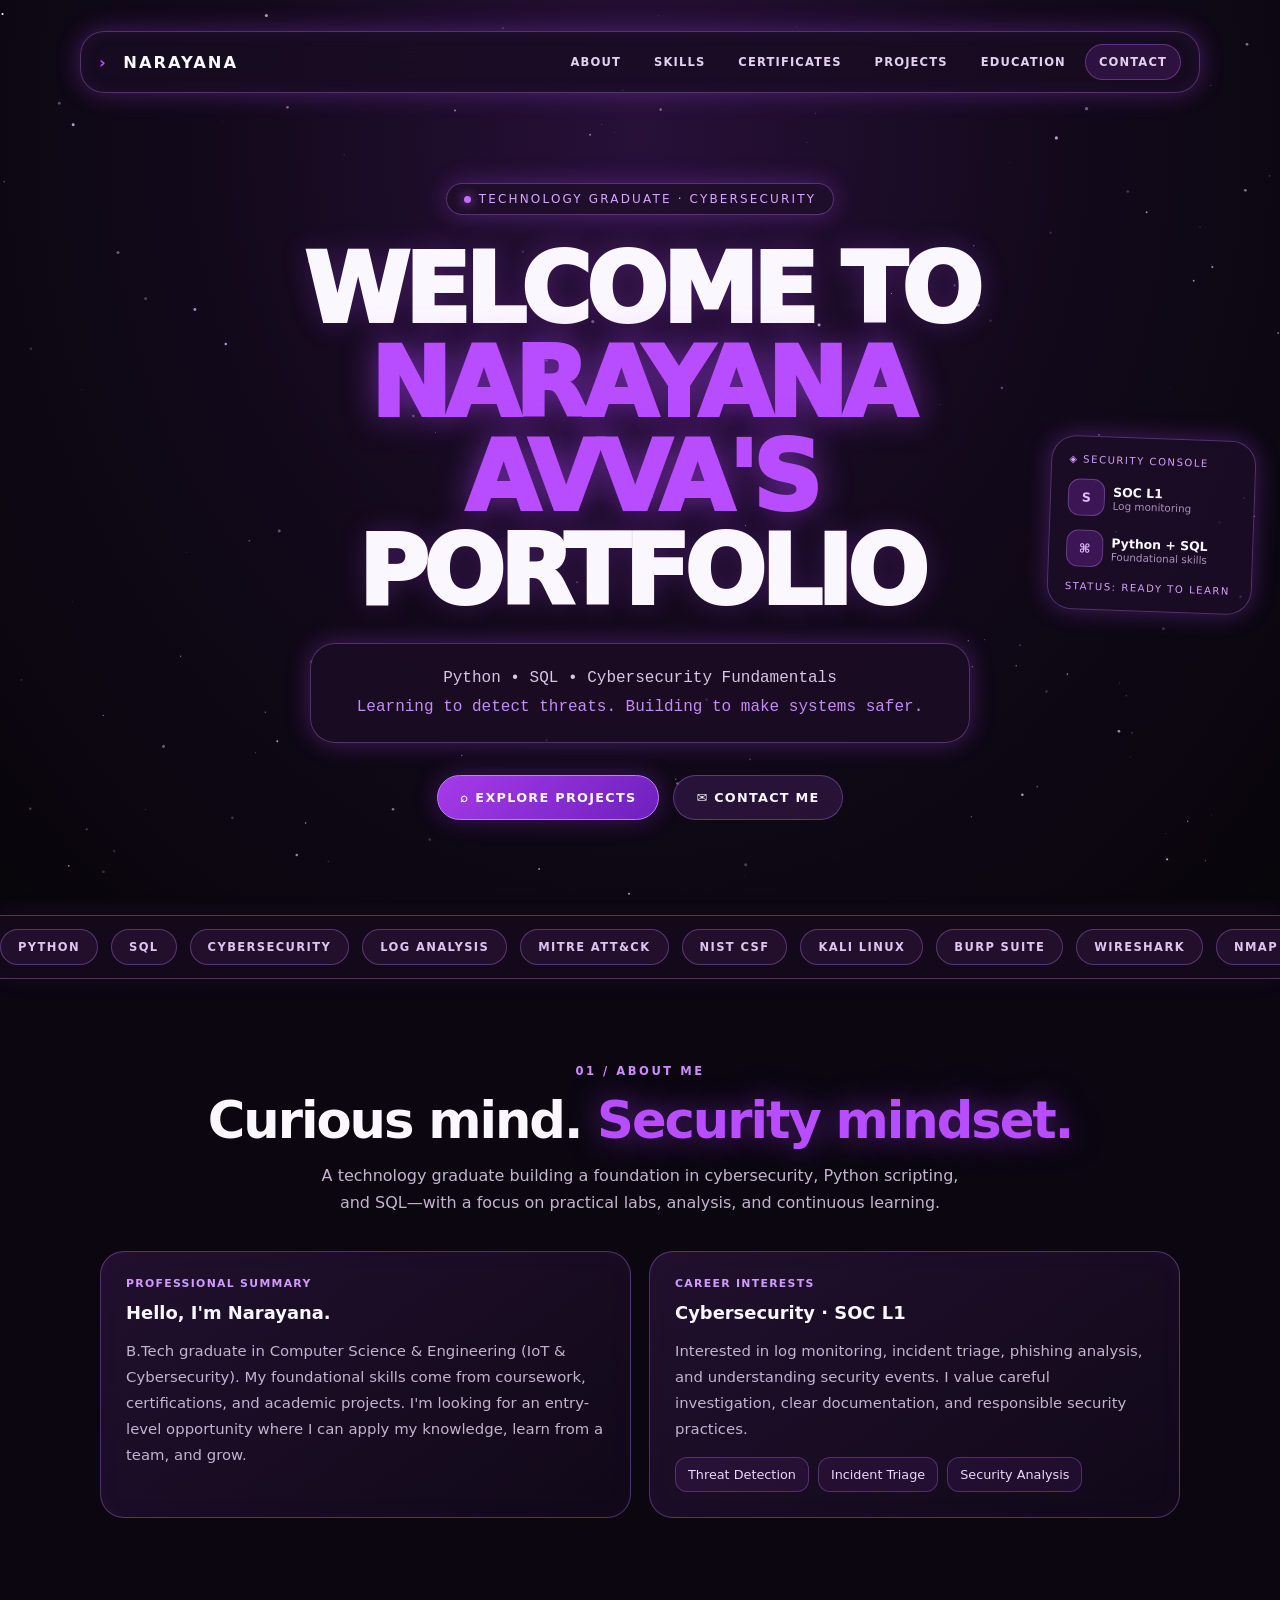
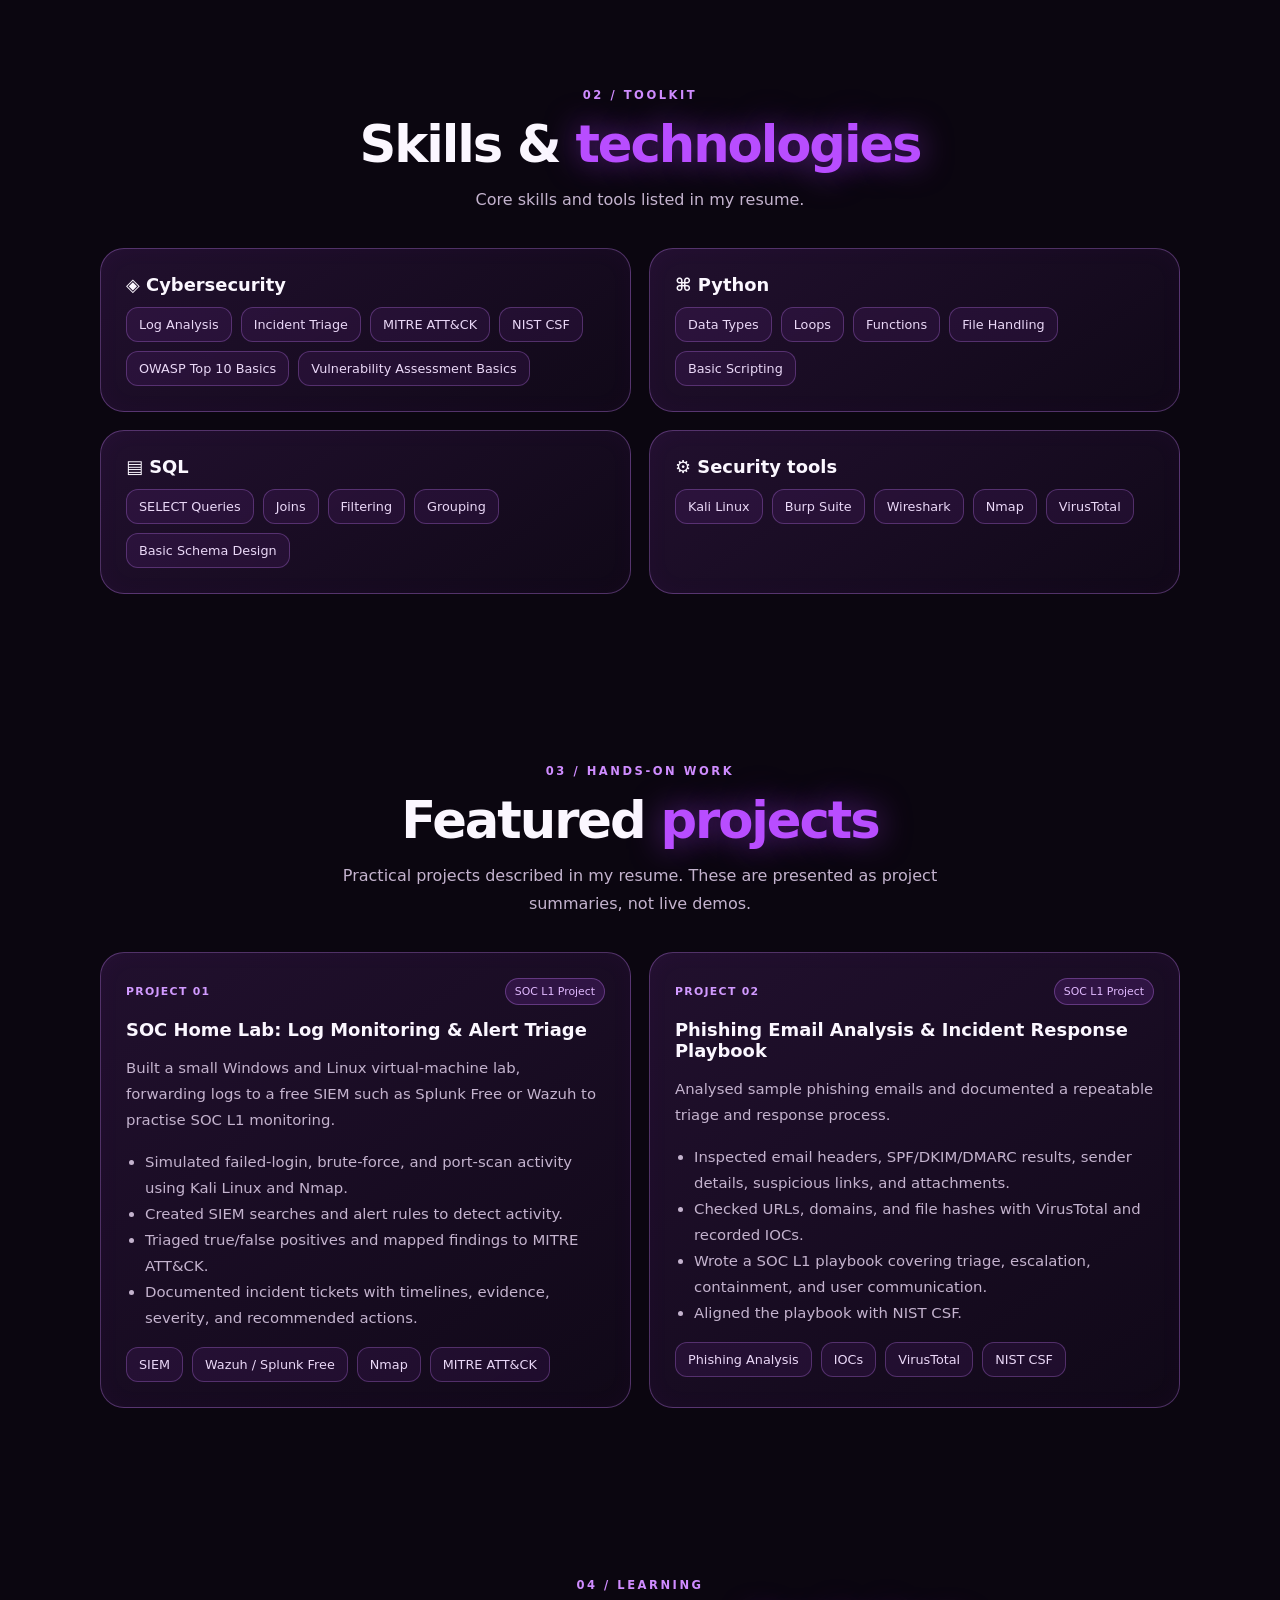
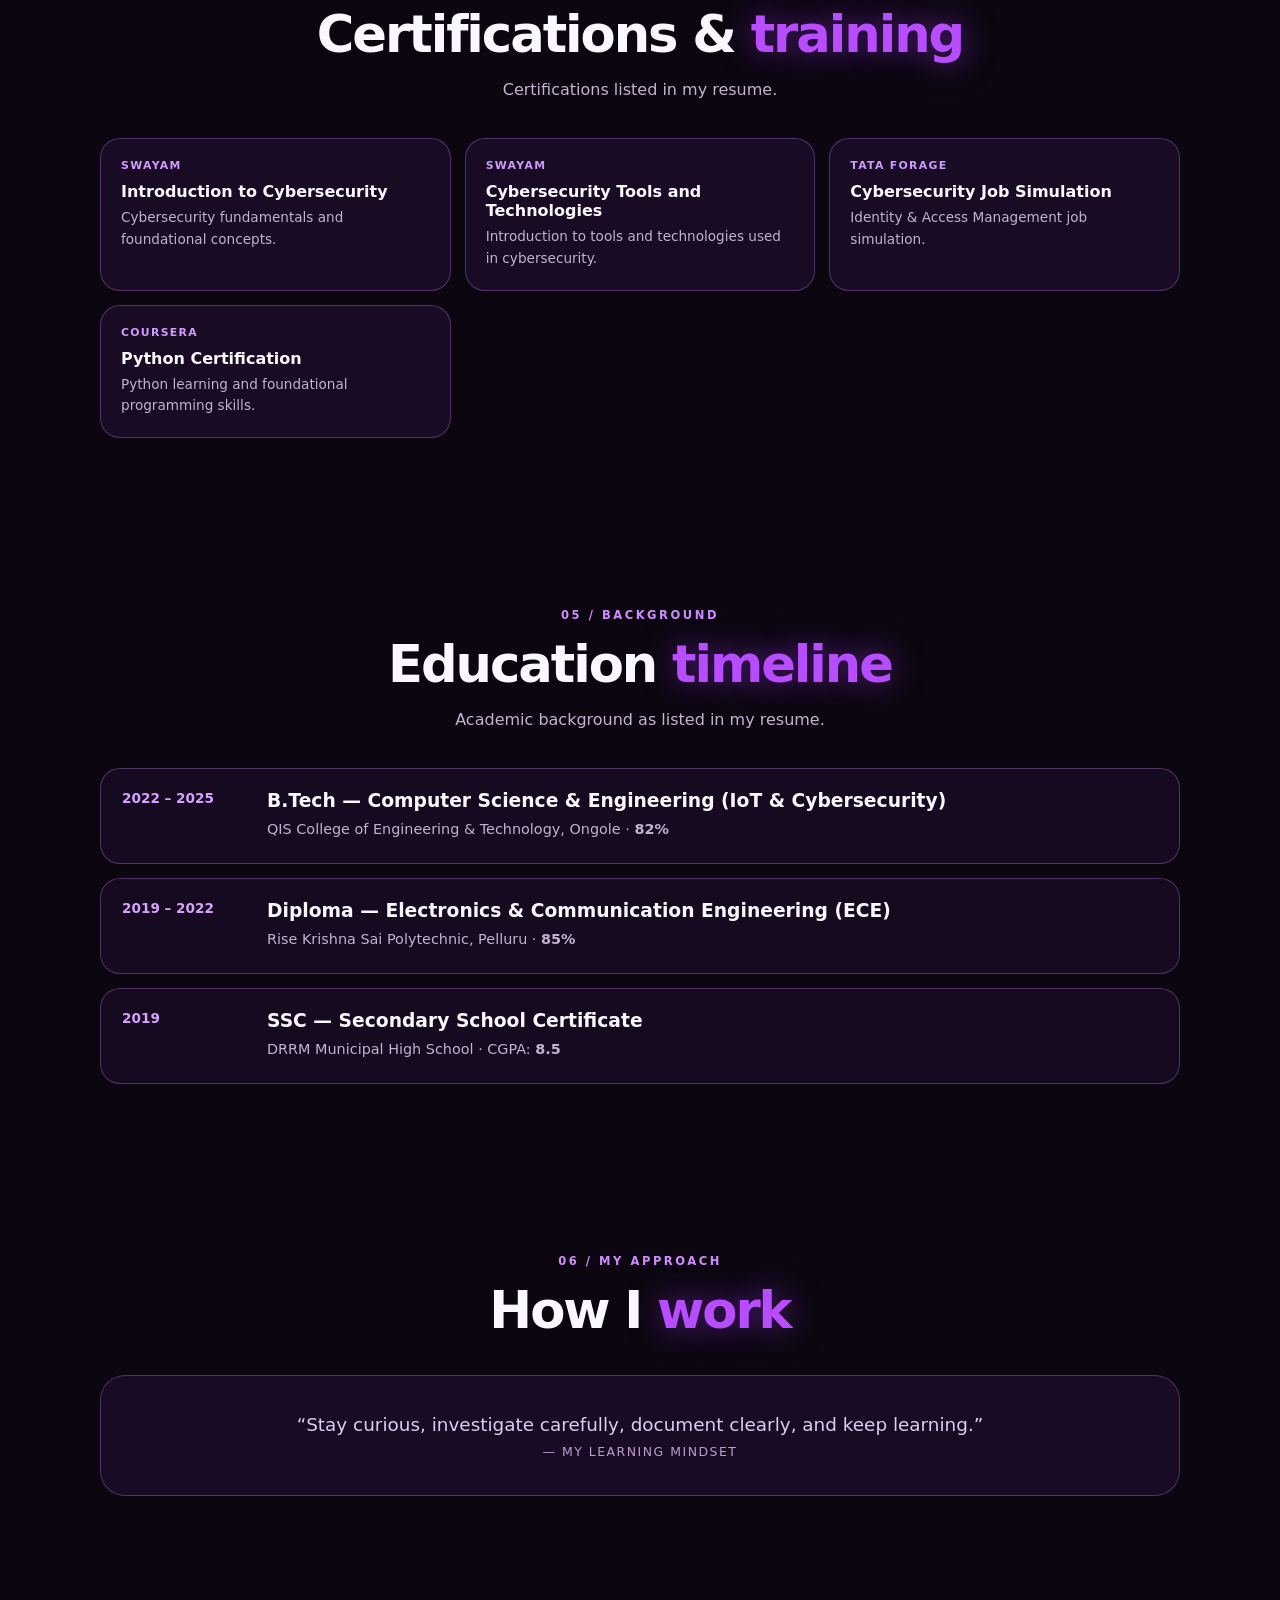
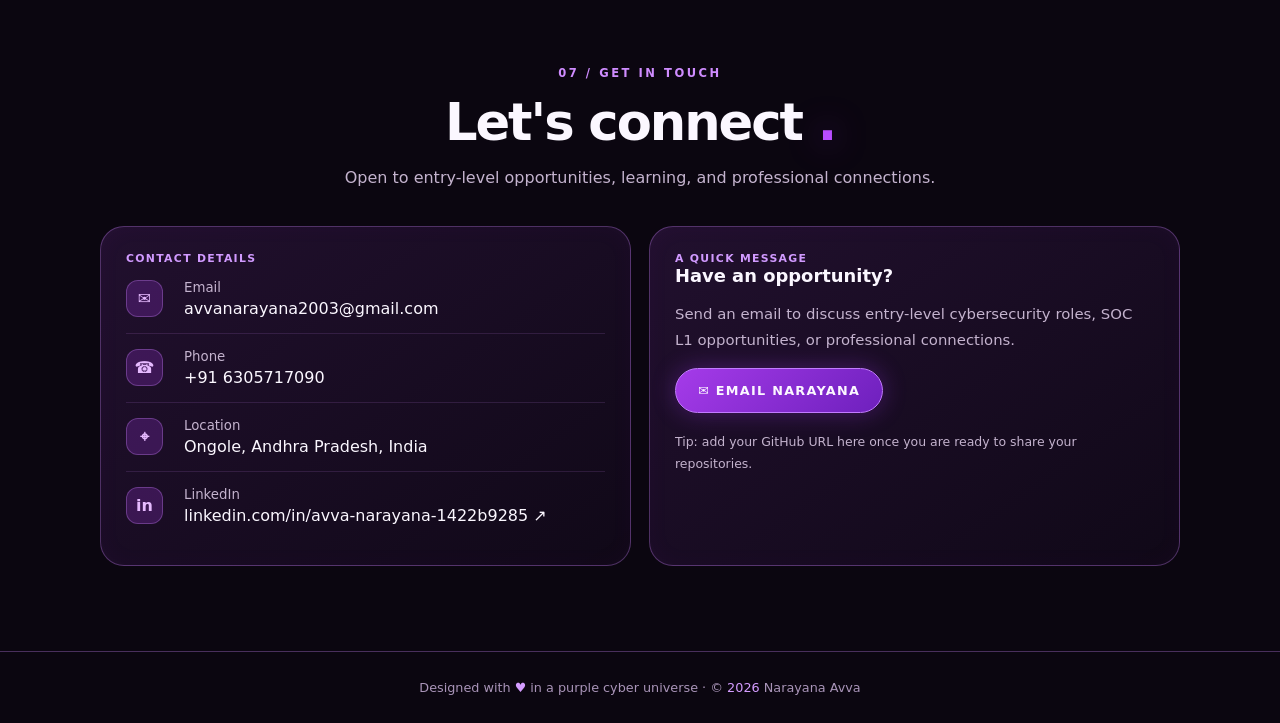
<file: index.html>
.<!DOCTYPE html>
<html lang="en">
<head>
<meta charset="UTF-8">
<meta name="viewport" content="width=device-width, initial-scale=1.0">
<meta name="theme-color" content="#100817">
<meta name="description" content="Narayana Avva — Technology Graduate | Python, SQL and Cybersecurity Fundamentals.">
<title>Narayana Avva | Cybersecurity Portfolio</title>
<style>
:root{
  --bg:#0b0610;--panel:rgba(31,15,43,.72);--panel2:rgba(49,23,67,.62);
  --purple:#b84dff;--purple2:#8b35e8;--lav:#e9c7ff;--white:#fbf7ff;
  --muted:#c4b3ce;--line:rgba(204,133,255,.32);--glow:0 0 24px rgba(177,70,255,.32);
}
*{box-sizing:border-box;scroll-behavior:smooth}
body{margin:0;background:var(--bg);color:var(--white);font-family:Inter,ui-sans-serif,system-ui,-apple-system,"Segoe UI",sans-serif;overflow-x:hidden}
body:before{content:"";position:fixed;inset:0;z-index:-2;background:radial-gradient(ellipse at 50% 15%,#281039 0%,#12091a 48%,#08050b 100%)}
#stars{position:fixed;inset:0;width:100%;height:100%;z-index:-1;pointer-events:none}
a{color:inherit;text-decoration:none}
.nav-wrap{position:sticky;top:12px;z-index:20;width:min(1120px,calc(100% - 32px));margin:12px auto 0}
nav{min-height:62px;border:1px solid var(--line);border-radius:24px;background:rgba(25,13,35,.82);backdrop-filter:blur(18px);box-shadow:var(--glow),inset 0 0 18px rgba(166,76,255,.08);display:flex;align-items:center;justify-content:space-between;padding:10px 18px;gap:16px}
.brand{font-weight:900;letter-spacing:.12em;font-size:1.02rem;white-space:nowrap}.brand span{color:var(--purple);margin-right:8px}
.nav-links{display:flex;align-items:center;gap:5px;flex-wrap:wrap;justify-content:flex-end}
.nav-links a,.pill{font-size:.72rem;letter-spacing:.1em;text-transform:uppercase;font-weight:800;color:#e3d1ef;padding:10px 13px;border:1px solid transparent;border-radius:100px;transition:.25s}
.nav-links a:hover,.pill:hover{border-color:var(--line);background:rgba(165,67,235,.16);box-shadow:var(--glow);color:#fff}
.nav-links .contact-link{border-color:var(--line);background:rgba(148,48,212,.18)}
.hero{min-height:690px;display:grid;place-items:center;text-align:center;padding:90px 20px 95px;position:relative}
.hero-content{max-width:850px;position:relative}
.eyebrow{display:inline-flex;gap:8px;align-items:center;padding:8px 17px;border:1px solid var(--line);border-radius:100px;background:var(--panel);font-size:.75rem;letter-spacing:.18em;color:#d7a5ff;text-transform:uppercase;box-shadow:var(--glow)}
.pulse{width:7px;height:7px;border-radius:50%;background:#c66bff;box-shadow:0 0 12px #c66bff;animation:pulse 1.8s infinite}
@keyframes pulse{50%{opacity:.35;transform:scale(.7)}}
h1{font-size:clamp(2.7rem,7.5vw,6.3rem);line-height:.98;letter-spacing:-.055em;margin:28px 0 24px;font-weight:950;text-transform:uppercase;text-shadow:0 0 28px rgba(181,73,255,.24)}
.gradient{color:var(--purple);text-shadow:0 0 32px rgba(174,65,255,.55)}
.hero-sub{max-width:660px;margin:0 auto;border:1px solid var(--line);border-radius:25px;padding:20px 25px;background:rgba(30,14,41,.7);color:#d8c6e2;line-height:1.8;font-family:ui-monospace,SFMono-Regular,Menlo,monospace;box-shadow:var(--glow)}
.hero-actions{display:flex;justify-content:center;gap:14px;flex-wrap:wrap;margin-top:32px}
.btn{display:inline-flex;align-items:center;justify-content:center;gap:9px;border:1px solid var(--line);border-radius:100px;padding:14px 22px;background:rgba(60,28,81,.58);font-size:.8rem;font-weight:900;letter-spacing:.1em;text-transform:uppercase;transition:transform .25s,box-shadow .25s}
.btn.primary{background:linear-gradient(135deg,#a53be9,#6e20bd);box-shadow:0 0 24px rgba(160,52,238,.32);border-color:#c27bff}
.btn:hover{transform:translateY(-3px);box-shadow:0 0 28px rgba(177,70,255,.4)}
.floating-card{position:absolute;right:max(2vw,20px);top:42%;width:205px;padding:17px;border:1px solid var(--line);border-radius:25px;background:rgba(31,14,43,.75);box-shadow:var(--glow);text-align:left;transform:rotate(2deg)}
.card-label{font-size:.63rem;color:#d4a2fa;letter-spacing:.15em;text-transform:uppercase}
.mini-icon{display:inline-grid;place-items:center;width:37px;height:37px;border-radius:12px;background:rgba(159,57,222,.25);border:1px solid var(--line);color:#e6baff;font-weight:900;margin-right:8px}
.mini-row{display:flex;align-items:center;margin:14px 0;font-size:.78rem;font-weight:800}
.ticker{border-block:1px solid var(--line);background:rgba(25,12,35,.65);overflow:hidden;padding:13px 0;box-shadow:0 0 24px rgba(168,71,235,.08)}
.ticker-track{display:flex;gap:13px;width:max-content;animation:marquee 35s linear infinite}
.ticker span{white-space:nowrap;border:1px solid var(--line);border-radius:100px;padding:10px 17px;color:#dec4ee;background:rgba(65,32,84,.32);font-size:.72rem;font-weight:800;letter-spacing:.12em;text-transform:uppercase}
@keyframes marquee{to{transform:translateX(-50%)}}
section{width:min(1080px,calc(100% - 36px));margin:0 auto;padding:85px 0;scroll-margin-top:90px}
.section-head{text-align:center;margin-bottom:35px}
.kicker{font-size:.72rem;color:#cf8cff;letter-spacing:.22em;text-transform:uppercase;font-weight:900}
h2{font-size:clamp(2rem,4vw,3.2rem);letter-spacing:-.04em;margin:12px 0}
.section-head p{color:var(--muted);line-height:1.7;max-width:650px;margin:0 auto}
.grid{display:grid;grid-template-columns:repeat(2,minmax(0,1fr));gap:18px}
.panel{border:1px solid var(--line);border-radius:24px;padding:25px;background:linear-gradient(145deg,rgba(40,19,55,.78),rgba(17,9,25,.82));box-shadow:inset 0 0 25px rgba(168,68,235,.035);transition:.25s}
.panel:hover{transform:translateY(-4px);box-shadow:var(--glow);border-color:rgba(212,156,255,.65)}
.panel h3{margin:0 0 12px;font-size:1.12rem}
.panel p,.panel li{color:var(--muted);line-height:1.75;font-size:.93rem}
.panel ul{padding-left:19px;margin-bottom:0}
.skill-list{display:flex;flex-wrap:wrap;gap:9px}
.skill{font-size:.8rem;color:#ead8f7;border:1px solid rgba(195,126,244,.3);background:rgba(132,50,178,.13);padding:9px 12px;border-radius:12px}
.label{font-size:.68rem;letter-spacing:.12em;color:#d19aff;text-transform:uppercase;font-weight:900}
.project-top{display:flex;align-items:center;justify-content:space-between;gap:10px;margin-bottom:14px}
.project-top .tag{font-size:.68rem;padding:6px 9px;border-radius:100px;background:rgba(154,59,213,.18);border:1px solid var(--line);color:#e1baff;white-space:nowrap}
.timeline{display:grid;gap:14px}
.timeline-item{display:grid;grid-template-columns:125px 1fr;gap:20px;padding:21px;border:1px solid var(--line);border-radius:20px;background:rgba(31,15,43,.56)}
.year{color:#d6a2ff;font-weight:900;font-size:.85rem}
.timeline-item h3{margin:0 0 7px}.timeline-item p{margin:0;color:var(--muted);line-height:1.65;font-size:.9rem}
.cert-grid{display:grid;grid-template-columns:repeat(3,minmax(0,1fr));gap:14px}
.cert{border:1px solid var(--line);border-radius:20px;padding:20px;background:var(--panel)}
.cert strong{display:block;margin:10px 0 6px}.cert p{font-size:.85rem;line-height:1.6;color:var(--muted);margin:0}
.quote{font-size:1.15rem;line-height:1.8;color:#e1cceF;text-align:center;padding:32px;border:1px solid var(--line);border-radius:25px;background:var(--panel)}
.contact-grid{display:grid;grid-template-columns:1fr 1fr;gap:18px}
.contact-item{display:flex;gap:13px;align-items:flex-start;padding:15px 0;border-bottom:1px solid rgba(200,130,240,.15)}
.contact-item:last-child{border-bottom:0}
.contact-item small{display:block;color:var(--muted);margin-bottom:4px}
.contact-item a{overflow-wrap:anywhere}
footer{text-align:center;border-top:1px solid var(--line);padding:28px 18px;color:#a994b8;font-size:.8rem}
footer span{color:#d49cff}
.reveal{opacity:0;transform:translateY(18px);transition:opacity .65s ease,transform .65s ease}
.reveal.visible{opacity:1;transform:translateY(0)}
@media(max-width:900px){.floating-card{display:none}.hero{min-height:620px}.nav-links a{padding:9px 8px;font-size:.65rem}}
@media(max-width:620px){.nav-wrap{width:calc(100% - 18px);top:7px;margin-top:7px}nav{padding:12px;align-items:flex-start;flex-direction:column;border-radius:18px;gap:8px}.nav-links{justify-content:flex-start;width:100%;gap:2px}.nav-links a{font-size:.58rem;padding:8px 9px}.hero{padding-top:85px;min-height:600px}h1{font-size:clamp(2.45rem,13vw,4.3rem)}.hero-sub{font-size:.85rem;padding:17px}.grid,.contact-grid,.cert-grid{grid-template-columns:1fr}section{padding:65px 0}.timeline-item{grid-template-columns:1fr;gap:7px}.panel{padding:21px}}
@media(prefers-reduced-motion:reduce){*,*:before,*:after{scroll-behavior:auto!important;animation:none!important;transition:none!important}.reveal{opacity:1;transform:none}}
</style>
</head>
<body>
<canvas id="stars" aria-hidden="true"></canvas>
<div class="nav-wrap"><nav aria-label="Main navigation">
  <a class="brand" href="#home"><span>›</span> NARAYANA</a>
  <div class="nav-links">
    <a href="#about">About</a><a href="#skills">Skills</a><a href="#certificates">Certificates</a>
    <a href="#projects">Projects</a><a href="#education">Education</a><a class="contact-link" href="#contact">Contact</a>
  </div>
</nav></div>
<main>
<header class="hero" id="home">
  <div class="hero-content">
    <div class="eyebrow"><i class="pulse"></i> Technology Graduate · Cybersecurity</div>
    <h1>Welcome to<br><span class="gradient">Narayana Avva's</span><br>Portfolio</h1>
    <div class="hero-sub">Python • SQL • Cybersecurity Fundamentals<br><span style="color:#c58af7">Learning to detect threats. Building to make systems safer.</span></div>
    <div class="hero-actions"><a class="btn primary" href="#projects">⌕ Explore Projects</a><a class="btn" href="#contact">✉ Contact Me</a></div>
  </div>
  <aside class="floating-card" aria-label="Portfolio focus card">
    <div class="card-label">◈ Security console</div>
    <div class="mini-row"><span class="mini-icon">S</span><span>SOC L1<br><small style="color:#ad91bd;font-weight:500">Log monitoring</small></span></div>
    <div class="mini-row"><span class="mini-icon">⌘</span><span>Python + SQL<br><small style="color:#ad91bd;font-weight:500">Foundational skills</small></span></div>
    <div class="card-label">STATUS: READY TO LEARN</div>
  </aside>
</header>
<div class="ticker" aria-label="Technical skills"><div class="ticker-track" id="tickerTrack">
  <span>Python</span><span>SQL</span><span>Cybersecurity</span><span>Log Analysis</span><span>MITRE ATT&amp;CK</span><span>NIST CSF</span><span>Kali Linux</span><span>Burp Suite</span><span>Wireshark</span><span>Nmap</span><span>Incident Triage</span><span>Python</span><span>SQL</span><span>Cybersecurity</span><span>Log Analysis</span><span>MITRE ATT&amp;CK</span><span>NIST CSF</span><span>Kali Linux</span><span>Burp Suite</span><span>Wireshark</span><span>Nmap</span><span>Incident Triage</span>
</div></div>
<section id="about">
  <div class="section-head reveal"><div class="kicker">01 / About me</div><h2>Curious mind. <span class="gradient">Security mindset.</span></h2><p>A technology graduate building a foundation in cybersecurity, Python scripting, and SQL—with a focus on practical labs, analysis, and continuous learning.</p></div>
  <div class="grid">
    <article class="panel reveal"><div class="label">Professional summary</div><h3 style="margin-top:12px">Hello, I'm Narayana.</h3><p>B.Tech graduate in Computer Science &amp; Engineering (IoT &amp; Cybersecurity). My foundational skills come from coursework, certifications, and academic projects. I'm looking for an entry-level opportunity where I can apply my knowledge, learn from a team, and grow.</p></article>
    <article class="panel reveal"><div class="label">Career interests</div><h3 style="margin-top:12px">Cybersecurity · SOC L1</h3><p>Interested in log monitoring, incident triage, phishing analysis, and understanding security events. I value careful investigation, clear documentation, and responsible security practices.</p><div class="skill-list"><span class="skill">Threat Detection</span><span class="skill">Incident Triage</span><span class="skill">Security Analysis</span></div></article>
  </div>
</section>
<section id="skills">
  <div class="section-head reveal"><div class="kicker">02 / Toolkit</div><h2>Skills &amp; <span class="gradient">technologies</span></h2><p>Core skills and tools listed in my resume.</p></div>
  <div class="grid">
    <article class="panel reveal"><h3>◈ Cybersecurity</h3><div class="skill-list"><span class="skill">Log Analysis</span><span class="skill">Incident Triage</span><span class="skill">MITRE ATT&amp;CK</span><span class="skill">NIST CSF</span><span class="skill">OWASP Top 10 Basics</span><span class="skill">Vulnerability Assessment Basics</span></div></article>
    <article class="panel reveal"><h3>⌘ Python</h3><div class="skill-list"><span class="skill">Data Types</span><span class="skill">Loops</span><span class="skill">Functions</span><span class="skill">File Handling</span><span class="skill">Basic Scripting</span></div></article>
    <article class="panel reveal"><h3>▤ SQL</h3><div class="skill-list"><span class="skill">SELECT Queries</span><span class="skill">Joins</span><span class="skill">Filtering</span><span class="skill">Grouping</span><span class="skill">Basic Schema Design</span></div></article>
    <article class="panel reveal"><h3>⚙ Security tools</h3><div class="skill-list"><span class="skill">Kali Linux</span><span class="skill">Burp Suite</span><span class="skill">Wireshark</span><span class="skill">Nmap</span><span class="skill">VirusTotal</span></div></article>
  </div>
</section>
<section id="projects">
  <div class="section-head reveal"><div class="kicker">03 / Hands-on work</div><h2>Featured <span class="gradient">projects</span></h2><p>Practical projects described in my resume. These are presented as project summaries, not live demos.</p></div>
  <div class="grid">
    <article class="panel reveal"><div class="project-top"><span class="label">Project 01</span><span class="tag">SOC L1 Project</span></div><h3>SOC Home Lab: Log Monitoring &amp; Alert Triage</h3><p>Built a small Windows and Linux virtual-machine lab, forwarding logs to a free SIEM such as Splunk Free or Wazuh to practise SOC L1 monitoring.</p><ul><li>Simulated failed-login, brute-force, and port-scan activity using Kali Linux and Nmap.</li><li>Created SIEM searches and alert rules to detect activity.</li><li>Triaged true/false positives and mapped findings to MITRE ATT&amp;CK.</li><li>Documented incident tickets with timelines, evidence, severity, and recommended actions.</li></ul><div class="skill-list" style="margin-top:16px"><span class="skill">SIEM</span><span class="skill">Wazuh / Splunk Free</span><span class="skill">Nmap</span><span class="skill">MITRE ATT&amp;CK</span></div></article>
    <article class="panel reveal"><div class="project-top"><span class="label">Project 02</span><span class="tag">SOC L1 Project</span></div><h3>Phishing Email Analysis &amp; Incident Response Playbook</h3><p>Analysed sample phishing emails and documented a repeatable triage and response process.</p><ul><li>Inspected email headers, SPF/DKIM/DMARC results, sender details, suspicious links, and attachments.</li><li>Checked URLs, domains, and file hashes with VirusTotal and recorded IOCs.</li><li>Wrote a SOC L1 playbook covering triage, escalation, containment, and user communication.</li><li>Aligned the playbook with NIST CSF.</li></ul><div class="skill-list" style="margin-top:16px"><span class="skill">Phishing Analysis</span><span class="skill">IOCs</span><span class="skill">VirusTotal</span><span class="skill">NIST CSF</span></div></article>
  </div>
</section>
<section id="certificates">
  <div class="section-head reveal"><div class="kicker">04 / Learning</div><h2>Certifications &amp; <span class="gradient">training</span></h2><p>Certifications listed in my resume.</p></div>
  <div class="cert-grid">
    <article class="cert reveal"><div class="label">SWAYAM</div><strong>Introduction to Cybersecurity</strong><p>Cybersecurity fundamentals and foundational concepts.</p></article>
    <article class="cert reveal"><div class="label">SWAYAM</div><strong>Cybersecurity Tools and Technologies</strong><p>Introduction to tools and technologies used in cybersecurity.</p></article>
    <article class="cert reveal"><div class="label">TATA Forage</div><strong>Cybersecurity Job Simulation</strong><p>Identity &amp; Access Management job simulation.</p></article>
    <article class="cert reveal"><div class="label">Coursera</div><strong>Python Certification</strong><p>Python learning and foundational programming skills.</p></article>
  </div>
</section>
<section id="education">
  <div class="section-head reveal"><div class="kicker">05 / Background</div><h2>Education <span class="gradient">timeline</span></h2><p>Academic background as listed in my resume.</p></div>
  <div class="timeline">
    <article class="timeline-item reveal"><div class="year">2022 – 2025</div><div><h3>B.Tech — Computer Science &amp; Engineering (IoT &amp; Cybersecurity)</h3><p>QIS College of Engineering &amp; Technology, Ongole · <strong>82%</strong></p></div></article>
    <article class="timeline-item reveal"><div class="year">2019 – 2022</div><div><h3>Diploma — Electronics &amp; Communication Engineering (ECE)</h3><p>Rise Krishna Sai Polytechnic, Pelluru · <strong>85%</strong></p></div></article>
    <article class="timeline-item reveal"><div class="year">2019</div><div><h3>SSC — Secondary School Certificate</h3><p>DRRM Municipal High School · CGPA: <strong>8.5</strong></p></div></article>
  </div>
</section>
<section id="testimonials">
  <div class="section-head reveal"><div class="kicker">06 / My approach</div><h2>How I <span class="gradient">work</span></h2></div>
  <div class="quote reveal">“Stay curious, investigate carefully, document clearly, and keep learning.”<br><span style="font-size:.78rem;color:#bd9ccc;letter-spacing:.12em">— MY LEARNING MINDSET</span></div>
</section>
<section id="contact">
  <div class="section-head reveal"><div class="kicker">07 / Get in touch</div><h2>Let's connect <span class="gradient">.</span></h2><p>Open to entry-level opportunities, learning, and professional connections.</p></div>
  <div class="contact-grid">
    <article class="panel reveal"><div class="label">Contact details</div>
      <div class="contact-item"><span class="mini-icon">✉</span><div><small>Email</small><a href="mailto:avvanarayana2003@gmail.com">avvanarayana2003@gmail.com</a></div></div>
      <div class="contact-item"><span class="mini-icon">☎</span><div><small>Phone</small><a href="tel:+916305717090">+91 6305717090</a></div></div>
      <div class="contact-item"><span class="mini-icon">⌖</span><div><small>Location</small><span>Ongole, Andhra Pradesh, India</span></div></div>
      <div class="contact-item"><span class="mini-icon">in</span><div><small>LinkedIn</small><a href="https://linkedin.com/in/avva-narayana-1422b9285" target="_blank" rel="noopener noreferrer">linkedin.com/in/avva-narayana-1422b9285 ↗</a></div></div>
    </article>
    <article class="panel reveal"><div class="label">A quick message</div><h3>Have an opportunity?</h3><p>Send an email to discuss entry-level cybersecurity roles, SOC L1 opportunities, or professional connections.</p><a class="btn primary" href="mailto:avvanarayana2003@gmail.com?subject=Portfolio%20Contact%20-%20Narayana%20Avva">✉ Email Narayana</a><p style="font-size:.78rem;margin-top:18px">Tip: add your GitHub URL here once you are ready to share your repositories.</p></article>
  </div>
</section>
</main>
<footer>Designed with <span>♥</span> in a purple cyber universe · © <span id="year"></span> Narayana Avva</footer>
<script>
const canvas=document.getElementById('stars'),ctx=canvas.getContext('2d');
let stars=[];
function resize(){canvas.width=innerWidth*devicePixelRatio;canvas.height=innerHeight*devicePixelRatio;canvas.style.width=innerWidth+'px';canvas.style.height=innerHeight+'px';ctx.setTransform(devicePixelRatio,0,0,devicePixelRatio,0,0);stars=Array.from({length:Math.min(150,Math.floor(innerWidth/8))},()=>({x:Math.random()*innerWidth,y:Math.random()*innerHeight,r:Math.random()*1.4+.25,a:Math.random()*.65+.15,s:Math.random()*.18+.03}))}
function draw(){ctx.clearRect(0,0,innerWidth,innerHeight);for(const s of stars){s.y+=s.s;if(s.y>innerHeight){s.y=0;s.x=Math.random()*innerWidth}ctx.beginPath();ctx.arc(s.x,s.y,s.r,0,Math.PI*2);ctx.fillStyle=`rgba(231,198,255,${s.a})`;ctx.fill()}requestAnimationFrame(draw)}
addEventListener('resize',resize);resize();draw();
const observer=new IntersectionObserver(entries=>entries.forEach(e=>{if(e.isIntersecting){e.target.classList.add('visible');observer.unobserve(e.target)}}),{threshold:.12});
document.querySelectorAll('.reveal').forEach(el=>observer.observe(el));
document.getElementById('year').textContent=new Date().getFullYear();
</script>
</body>
</html>
</file>
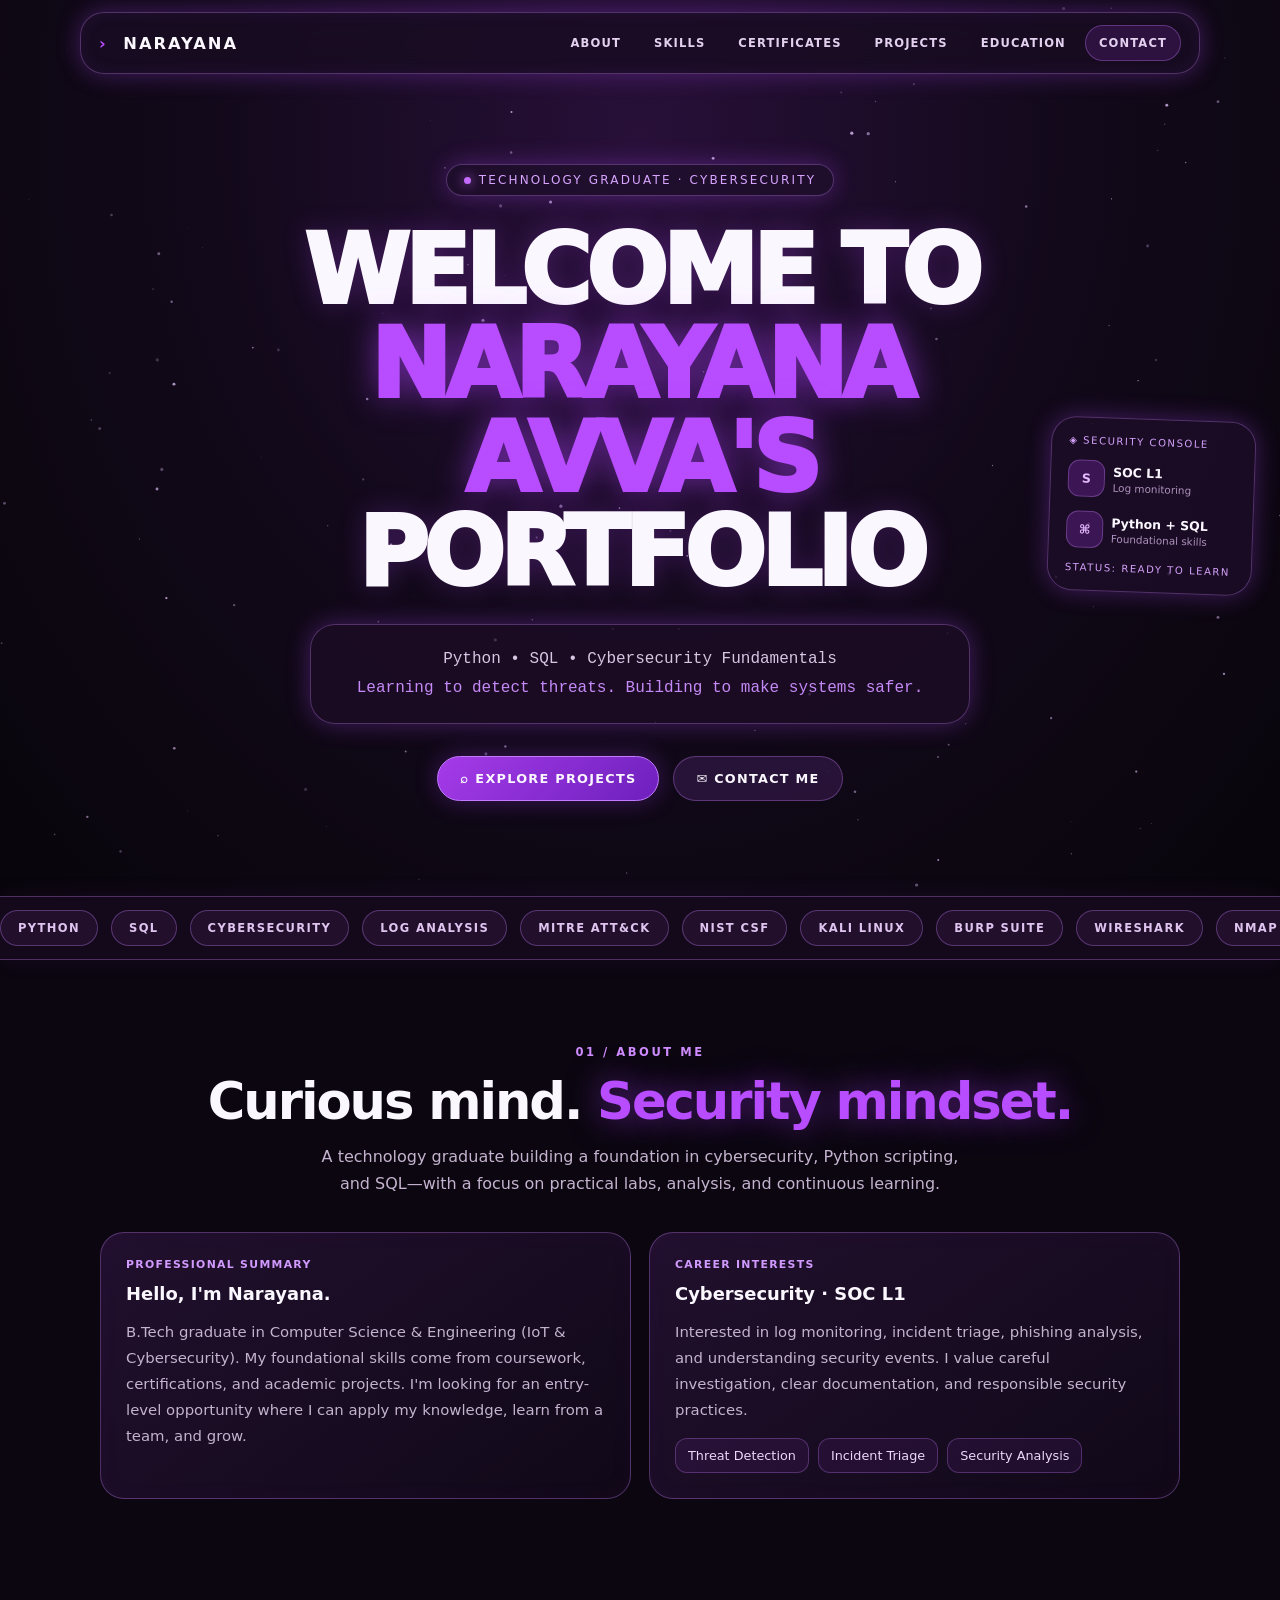
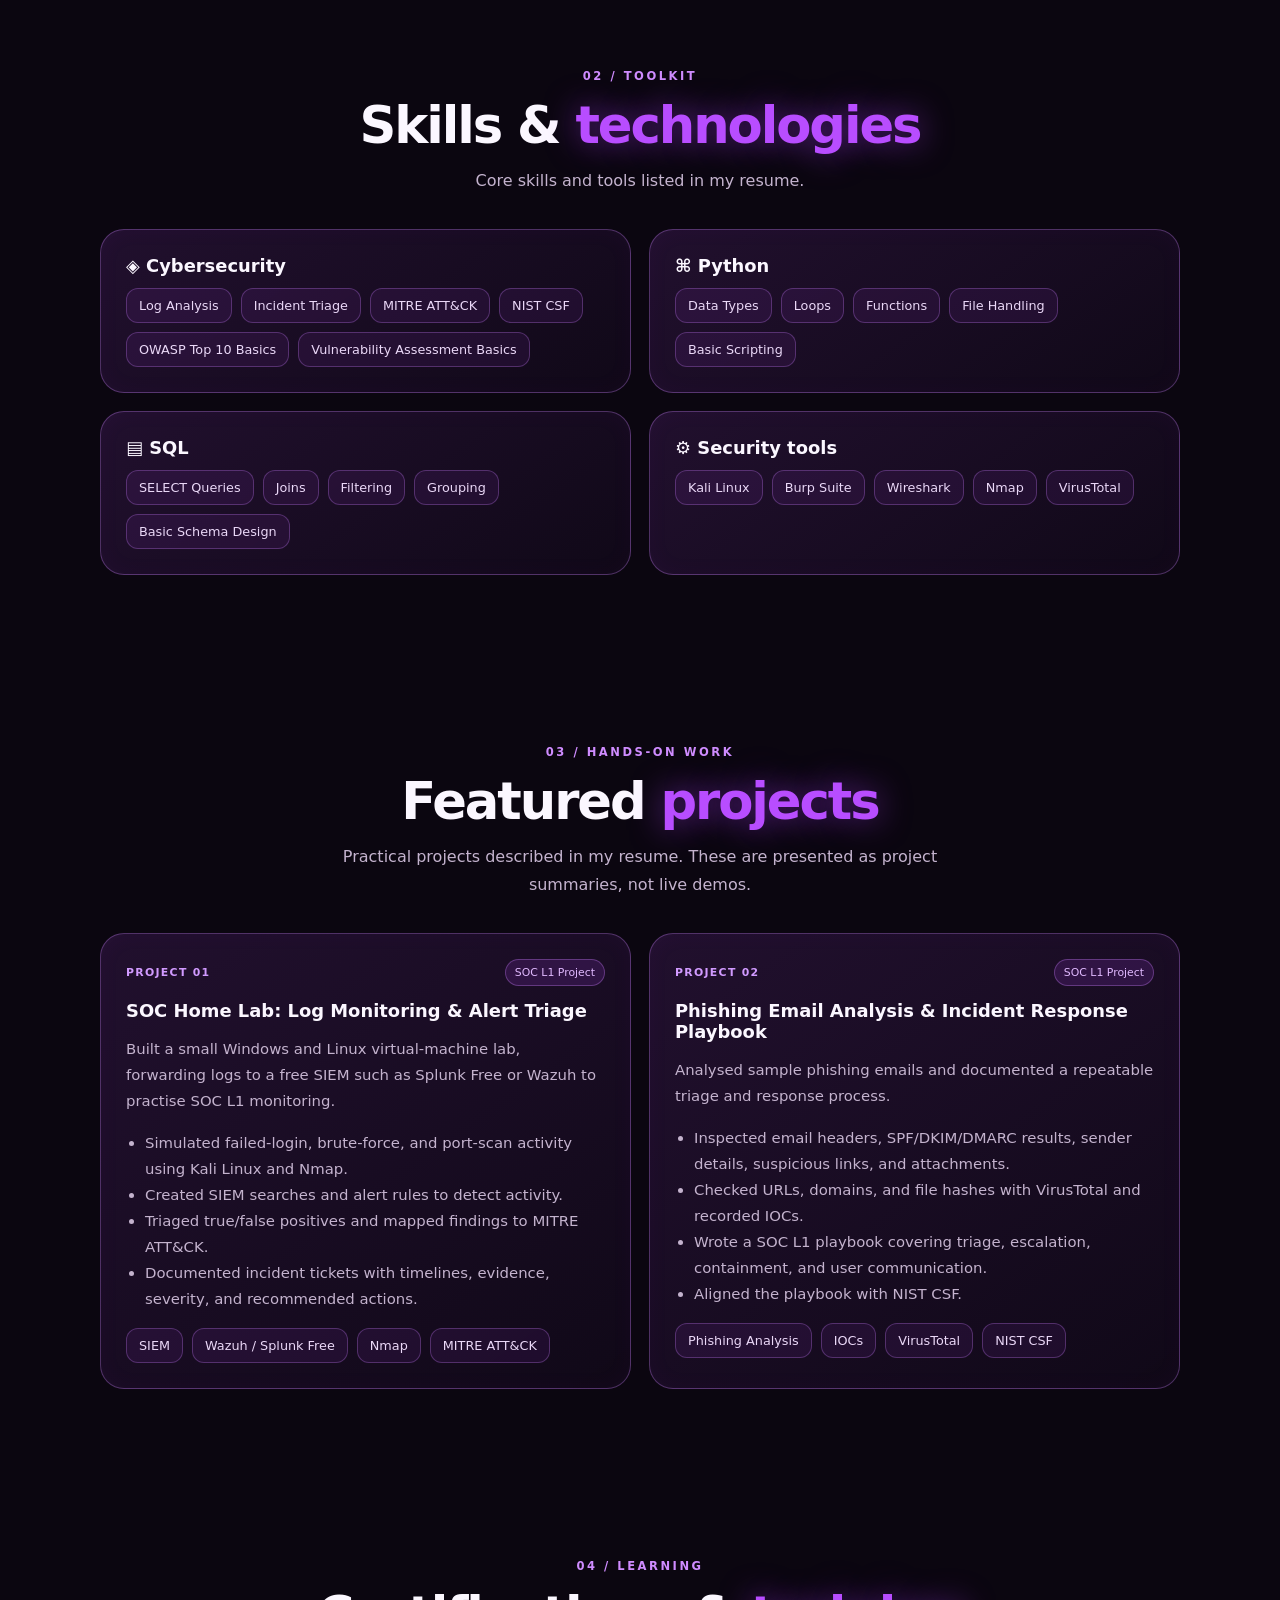
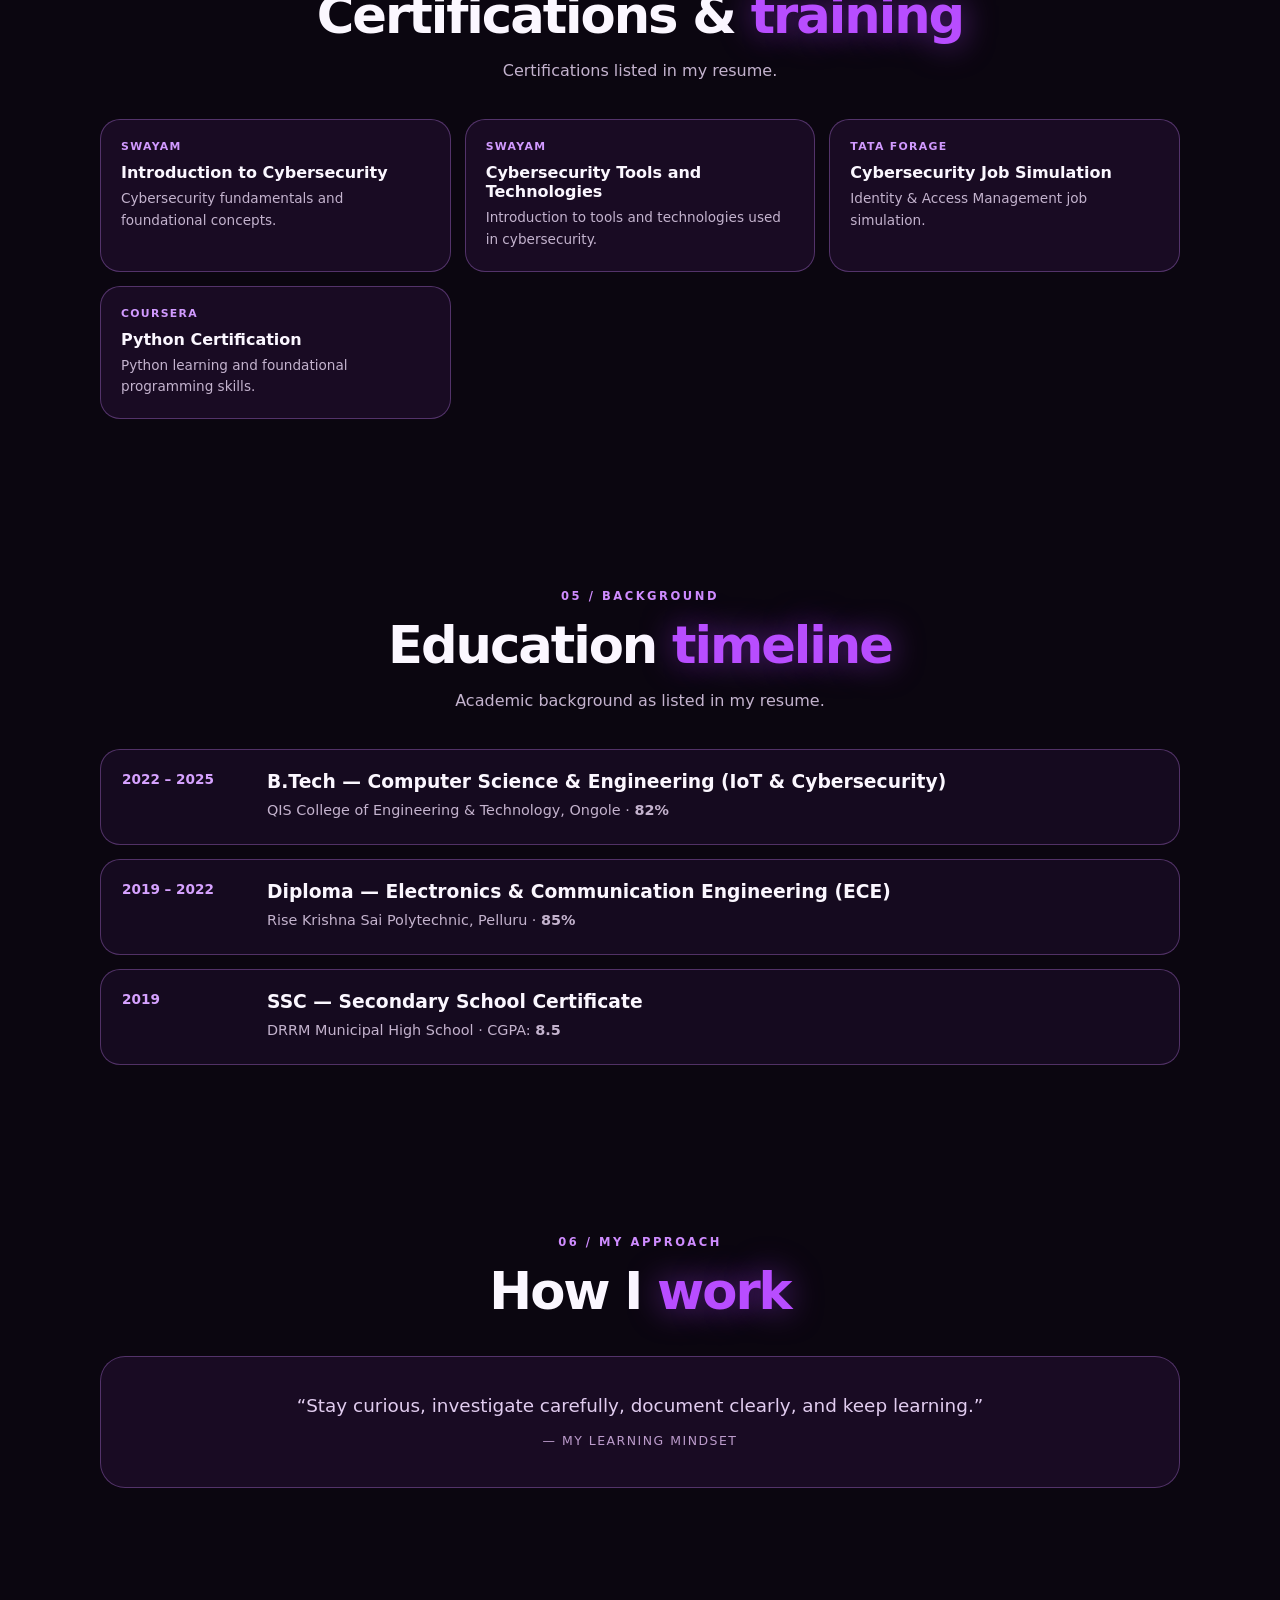
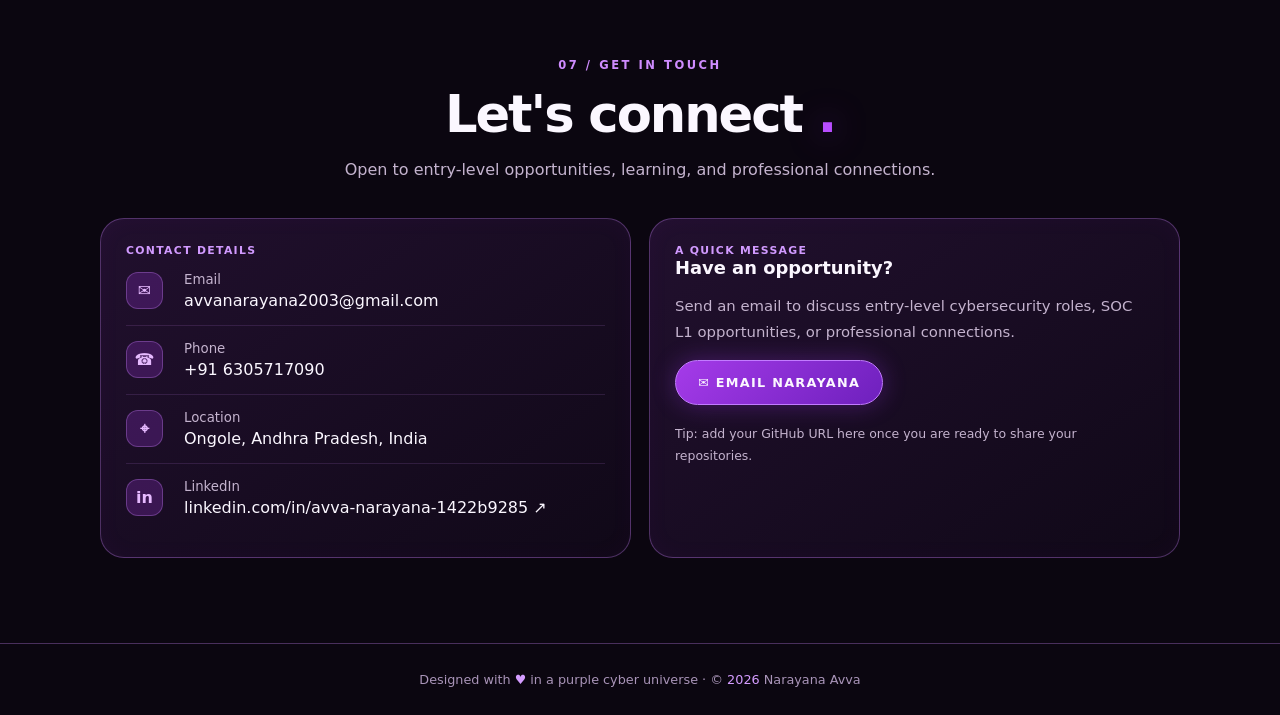
<file: narayana_purple_portfolio.html>
<!DOCTYPE html>
<html lang="en">
<head>
<meta charset="UTF-8">
<meta name="viewport" content="width=device-width, initial-scale=1.0">
<meta name="theme-color" content="#100817">
<meta name="description" content="Narayana Avva — Technology Graduate | Python, SQL and Cybersecurity Fundamentals.">
<title>Narayana Avva | Cybersecurity Portfolio</title>
<style>
:root{
  --bg:#0b0610;--panel:rgba(31,15,43,.72);--panel2:rgba(49,23,67,.62);
  --purple:#b84dff;--purple2:#8b35e8;--lav:#e9c7ff;--white:#fbf7ff;
  --muted:#c4b3ce;--line:rgba(204,133,255,.32);--glow:0 0 24px rgba(177,70,255,.32);
}
*{box-sizing:border-box;scroll-behavior:smooth}
body{margin:0;background:var(--bg);color:var(--white);font-family:Inter,ui-sans-serif,system-ui,-apple-system,"Segoe UI",sans-serif;overflow-x:hidden}
body:before{content:"";position:fixed;inset:0;z-index:-2;background:radial-gradient(ellipse at 50% 15%,#281039 0%,#12091a 48%,#08050b 100%)}
#stars{position:fixed;inset:0;width:100%;height:100%;z-index:-1;pointer-events:none}
a{color:inherit;text-decoration:none}
.nav-wrap{position:sticky;top:12px;z-index:20;width:min(1120px,calc(100% - 32px));margin:12px auto 0}
nav{min-height:62px;border:1px solid var(--line);border-radius:24px;background:rgba(25,13,35,.82);backdrop-filter:blur(18px);box-shadow:var(--glow),inset 0 0 18px rgba(166,76,255,.08);display:flex;align-items:center;justify-content:space-between;padding:10px 18px;gap:16px}
.brand{font-weight:900;letter-spacing:.12em;font-size:1.02rem;white-space:nowrap}.brand span{color:var(--purple);margin-right:8px}
.nav-links{display:flex;align-items:center;gap:5px;flex-wrap:wrap;justify-content:flex-end}
.nav-links a,.pill{font-size:.72rem;letter-spacing:.1em;text-transform:uppercase;font-weight:800;color:#e3d1ef;padding:10px 13px;border:1px solid transparent;border-radius:100px;transition:.25s}
.nav-links a:hover,.pill:hover{border-color:var(--line);background:rgba(165,67,235,.16);box-shadow:var(--glow);color:#fff}
.nav-links .contact-link{border-color:var(--line);background:rgba(148,48,212,.18)}
.hero{min-height:690px;display:grid;place-items:center;text-align:center;padding:90px 20px 95px;position:relative}
.hero-content{max-width:850px;position:relative}
.eyebrow{display:inline-flex;gap:8px;align-items:center;padding:8px 17px;border:1px solid var(--line);border-radius:100px;background:var(--panel);font-size:.75rem;letter-spacing:.18em;color:#d7a5ff;text-transform:uppercase;box-shadow:var(--glow)}
.pulse{width:7px;height:7px;border-radius:50%;background:#c66bff;box-shadow:0 0 12px #c66bff;animation:pulse 1.8s infinite}
@keyframes pulse{50%{opacity:.35;transform:scale(.7)}}
h1{font-size:clamp(2.7rem,7.5vw,6.3rem);line-height:.98;letter-spacing:-.055em;margin:28px 0 24px;font-weight:950;text-transform:uppercase;text-shadow:0 0 28px rgba(181,73,255,.24)}
.gradient{color:var(--purple);text-shadow:0 0 32px rgba(174,65,255,.55)}
.hero-sub{max-width:660px;margin:0 auto;border:1px solid var(--line);border-radius:25px;padding:20px 25px;background:rgba(30,14,41,.7);color:#d8c6e2;line-height:1.8;font-family:ui-monospace,SFMono-Regular,Menlo,monospace;box-shadow:var(--glow)}
.hero-actions{display:flex;justify-content:center;gap:14px;flex-wrap:wrap;margin-top:32px}
.btn{display:inline-flex;align-items:center;justify-content:center;gap:9px;border:1px solid var(--line);border-radius:100px;padding:14px 22px;background:rgba(60,28,81,.58);font-size:.8rem;font-weight:900;letter-spacing:.1em;text-transform:uppercase;transition:transform .25s,box-shadow .25s}
.btn.primary{background:linear-gradient(135deg,#a53be9,#6e20bd);box-shadow:0 0 24px rgba(160,52,238,.32);border-color:#c27bff}
.btn:hover{transform:translateY(-3px);box-shadow:0 0 28px rgba(177,70,255,.4)}
.floating-card{position:absolute;right:max(2vw,20px);top:42%;width:205px;padding:17px;border:1px solid var(--line);border-radius:25px;background:rgba(31,14,43,.75);box-shadow:var(--glow);text-align:left;transform:rotate(2deg)}
.card-label{font-size:.63rem;color:#d4a2fa;letter-spacing:.15em;text-transform:uppercase}
.mini-icon{display:inline-grid;place-items:center;width:37px;height:37px;border-radius:12px;background:rgba(159,57,222,.25);border:1px solid var(--line);color:#e6baff;font-weight:900;margin-right:8px}
.mini-row{display:flex;align-items:center;margin:14px 0;font-size:.78rem;font-weight:800}
.ticker{border-block:1px solid var(--line);background:rgba(25,12,35,.65);overflow:hidden;padding:13px 0;box-shadow:0 0 24px rgba(168,71,235,.08)}
.ticker-track{display:flex;gap:13px;width:max-content;animation:marquee 35s linear infinite}
.ticker span{white-space:nowrap;border:1px solid var(--line);border-radius:100px;padding:10px 17px;color:#dec4ee;background:rgba(65,32,84,.32);font-size:.72rem;font-weight:800;letter-spacing:.12em;text-transform:uppercase}
@keyframes marquee{to{transform:translateX(-50%)}}
section{width:min(1080px,calc(100% - 36px));margin:0 auto;padding:85px 0;scroll-margin-top:90px}
.section-head{text-align:center;margin-bottom:35px}
.kicker{font-size:.72rem;color:#cf8cff;letter-spacing:.22em;text-transform:uppercase;font-weight:900}
h2{font-size:clamp(2rem,4vw,3.2rem);letter-spacing:-.04em;margin:12px 0}
.section-head p{color:var(--muted);line-height:1.7;max-width:650px;margin:0 auto}
.grid{display:grid;grid-template-columns:repeat(2,minmax(0,1fr));gap:18px}
.panel{border:1px solid var(--line);border-radius:24px;padding:25px;background:linear-gradient(145deg,rgba(40,19,55,.78),rgba(17,9,25,.82));box-shadow:inset 0 0 25px rgba(168,68,235,.035);transition:.25s}
.panel:hover{transform:translateY(-4px);box-shadow:var(--glow);border-color:rgba(212,156,255,.65)}
.panel h3{margin:0 0 12px;font-size:1.12rem}
.panel p,.panel li{color:var(--muted);line-height:1.75;font-size:.93rem}
.panel ul{padding-left:19px;margin-bottom:0}
.skill-list{display:flex;flex-wrap:wrap;gap:9px}
.skill{font-size:.8rem;color:#ead8f7;border:1px solid rgba(195,126,244,.3);background:rgba(132,50,178,.13);padding:9px 12px;border-radius:12px}
.label{font-size:.68rem;letter-spacing:.12em;color:#d19aff;text-transform:uppercase;font-weight:900}
.project-top{display:flex;align-items:center;justify-content:space-between;gap:10px;margin-bottom:14px}
.project-top .tag{font-size:.68rem;padding:6px 9px;border-radius:100px;background:rgba(154,59,213,.18);border:1px solid var(--line);color:#e1baff;white-space:nowrap}
.timeline{display:grid;gap:14px}
.timeline-item{display:grid;grid-template-columns:125px 1fr;gap:20px;padding:21px;border:1px solid var(--line);border-radius:20px;background:rgba(31,15,43,.56)}
.year{color:#d6a2ff;font-weight:900;font-size:.85rem}
.timeline-item h3{margin:0 0 7px}.timeline-item p{margin:0;color:var(--muted);line-height:1.65;font-size:.9rem}
.cert-grid{display:grid;grid-template-columns:repeat(3,minmax(0,1fr));gap:14px}
.cert{border:1px solid var(--line);border-radius:20px;padding:20px;background:var(--panel)}
.cert strong{display:block;margin:10px 0 6px}.cert p{font-size:.85rem;line-height:1.6;color:var(--muted);margin:0}
.quote{font-size:1.15rem;line-height:1.8;color:#e1cceF;text-align:center;padding:32px;border:1px solid var(--line);border-radius:25px;background:var(--panel)}
.contact-grid{display:grid;grid-template-columns:1fr 1fr;gap:18px}
.contact-item{display:flex;gap:13px;align-items:flex-start;padding:15px 0;border-bottom:1px solid rgba(200,130,240,.15)}
.contact-item:last-child{border-bottom:0}
.contact-item small{display:block;color:var(--muted);margin-bottom:4px}
.contact-item a{overflow-wrap:anywhere}
footer{text-align:center;border-top:1px solid var(--line);padding:28px 18px;color:#a994b8;font-size:.8rem}
footer span{color:#d49cff}
.reveal{opacity:0;transform:translateY(18px);transition:opacity .65s ease,transform .65s ease}
.reveal.visible{opacity:1;transform:translateY(0)}
@media(max-width:900px){.floating-card{display:none}.hero{min-height:620px}.nav-links a{padding:9px 8px;font-size:.65rem}}
@media(max-width:620px){.nav-wrap{width:calc(100% - 18px);top:7px;margin-top:7px}nav{padding:12px;align-items:flex-start;flex-direction:column;border-radius:18px;gap:8px}.nav-links{justify-content:flex-start;width:100%;gap:2px}.nav-links a{font-size:.58rem;padding:8px 9px}.hero{padding-top:85px;min-height:600px}h1{font-size:clamp(2.45rem,13vw,4.3rem)}.hero-sub{font-size:.85rem;padding:17px}.grid,.contact-grid,.cert-grid{grid-template-columns:1fr}section{padding:65px 0}.timeline-item{grid-template-columns:1fr;gap:7px}.panel{padding:21px}}
@media(prefers-reduced-motion:reduce){*,*:before,*:after{scroll-behavior:auto!important;animation:none!important;transition:none!important}.reveal{opacity:1;transform:none}}
</style>
</head>
<body>
<canvas id="stars" aria-hidden="true"></canvas>
<div class="nav-wrap"><nav aria-label="Main navigation">
  <a class="brand" href="#home"><span>›</span> NARAYANA</a>
  <div class="nav-links">
    <a href="#about">About</a><a href="#skills">Skills</a><a href="#certificates">Certificates</a>
    <a href="#projects">Projects</a><a href="#education">Education</a><a class="contact-link" href="#contact">Contact</a>
  </div>
</nav></div>
<main>
<header class="hero" id="home">
  <div class="hero-content">
    <div class="eyebrow"><i class="pulse"></i> Technology Graduate · Cybersecurity</div>
    <h1>Welcome to<br><span class="gradient">Narayana Avva's</span><br>Portfolio</h1>
    <div class="hero-sub">Python • SQL • Cybersecurity Fundamentals<br><span style="color:#c58af7">Learning to detect threats. Building to make systems safer.</span></div>
    <div class="hero-actions"><a class="btn primary" href="#projects">⌕ Explore Projects</a><a class="btn" href="#contact">✉ Contact Me</a></div>
  </div>
  <aside class="floating-card" aria-label="Portfolio focus card">
    <div class="card-label">◈ Security console</div>
    <div class="mini-row"><span class="mini-icon">S</span><span>SOC L1<br><small style="color:#ad91bd;font-weight:500">Log monitoring</small></span></div>
    <div class="mini-row"><span class="mini-icon">⌘</span><span>Python + SQL<br><small style="color:#ad91bd;font-weight:500">Foundational skills</small></span></div>
    <div class="card-label">STATUS: READY TO LEARN</div>
  </aside>
</header>
<div class="ticker" aria-label="Technical skills"><div class="ticker-track" id="tickerTrack">
  <span>Python</span><span>SQL</span><span>Cybersecurity</span><span>Log Analysis</span><span>MITRE ATT&amp;CK</span><span>NIST CSF</span><span>Kali Linux</span><span>Burp Suite</span><span>Wireshark</span><span>Nmap</span><span>Incident Triage</span><span>Python</span><span>SQL</span><span>Cybersecurity</span><span>Log Analysis</span><span>MITRE ATT&amp;CK</span><span>NIST CSF</span><span>Kali Linux</span><span>Burp Suite</span><span>Wireshark</span><span>Nmap</span><span>Incident Triage</span>
</div></div>
<section id="about">
  <div class="section-head reveal"><div class="kicker">01 / About me</div><h2>Curious mind. <span class="gradient">Security mindset.</span></h2><p>A technology graduate building a foundation in cybersecurity, Python scripting, and SQL—with a focus on practical labs, analysis, and continuous learning.</p></div>
  <div class="grid">
    <article class="panel reveal"><div class="label">Professional summary</div><h3 style="margin-top:12px">Hello, I'm Narayana.</h3><p>B.Tech graduate in Computer Science &amp; Engineering (IoT &amp; Cybersecurity). My foundational skills come from coursework, certifications, and academic projects. I'm looking for an entry-level opportunity where I can apply my knowledge, learn from a team, and grow.</p></article>
    <article class="panel reveal"><div class="label">Career interests</div><h3 style="margin-top:12px">Cybersecurity · SOC L1</h3><p>Interested in log monitoring, incident triage, phishing analysis, and understanding security events. I value careful investigation, clear documentation, and responsible security practices.</p><div class="skill-list"><span class="skill">Threat Detection</span><span class="skill">Incident Triage</span><span class="skill">Security Analysis</span></div></article>
  </div>
</section>
<section id="skills">
  <div class="section-head reveal"><div class="kicker">02 / Toolkit</div><h2>Skills &amp; <span class="gradient">technologies</span></h2><p>Core skills and tools listed in my resume.</p></div>
  <div class="grid">
    <article class="panel reveal"><h3>◈ Cybersecurity</h3><div class="skill-list"><span class="skill">Log Analysis</span><span class="skill">Incident Triage</span><span class="skill">MITRE ATT&amp;CK</span><span class="skill">NIST CSF</span><span class="skill">OWASP Top 10 Basics</span><span class="skill">Vulnerability Assessment Basics</span></div></article>
    <article class="panel reveal"><h3>⌘ Python</h3><div class="skill-list"><span class="skill">Data Types</span><span class="skill">Loops</span><span class="skill">Functions</span><span class="skill">File Handling</span><span class="skill">Basic Scripting</span></div></article>
    <article class="panel reveal"><h3>▤ SQL</h3><div class="skill-list"><span class="skill">SELECT Queries</span><span class="skill">Joins</span><span class="skill">Filtering</span><span class="skill">Grouping</span><span class="skill">Basic Schema Design</span></div></article>
    <article class="panel reveal"><h3>⚙ Security tools</h3><div class="skill-list"><span class="skill">Kali Linux</span><span class="skill">Burp Suite</span><span class="skill">Wireshark</span><span class="skill">Nmap</span><span class="skill">VirusTotal</span></div></article>
  </div>
</section>
<section id="projects">
  <div class="section-head reveal"><div class="kicker">03 / Hands-on work</div><h2>Featured <span class="gradient">projects</span></h2><p>Practical projects described in my resume. These are presented as project summaries, not live demos.</p></div>
  <div class="grid">
    <article class="panel reveal"><div class="project-top"><span class="label">Project 01</span><span class="tag">SOC L1 Project</span></div><h3>SOC Home Lab: Log Monitoring &amp; Alert Triage</h3><p>Built a small Windows and Linux virtual-machine lab, forwarding logs to a free SIEM such as Splunk Free or Wazuh to practise SOC L1 monitoring.</p><ul><li>Simulated failed-login, brute-force, and port-scan activity using Kali Linux and Nmap.</li><li>Created SIEM searches and alert rules to detect activity.</li><li>Triaged true/false positives and mapped findings to MITRE ATT&amp;CK.</li><li>Documented incident tickets with timelines, evidence, severity, and recommended actions.</li></ul><div class="skill-list" style="margin-top:16px"><span class="skill">SIEM</span><span class="skill">Wazuh / Splunk Free</span><span class="skill">Nmap</span><span class="skill">MITRE ATT&amp;CK</span></div></article>
    <article class="panel reveal"><div class="project-top"><span class="label">Project 02</span><span class="tag">SOC L1 Project</span></div><h3>Phishing Email Analysis &amp; Incident Response Playbook</h3><p>Analysed sample phishing emails and documented a repeatable triage and response process.</p><ul><li>Inspected email headers, SPF/DKIM/DMARC results, sender details, suspicious links, and attachments.</li><li>Checked URLs, domains, and file hashes with VirusTotal and recorded IOCs.</li><li>Wrote a SOC L1 playbook covering triage, escalation, containment, and user communication.</li><li>Aligned the playbook with NIST CSF.</li></ul><div class="skill-list" style="margin-top:16px"><span class="skill">Phishing Analysis</span><span class="skill">IOCs</span><span class="skill">VirusTotal</span><span class="skill">NIST CSF</span></div></article>
  </div>
</section>
<section id="certificates">
  <div class="section-head reveal"><div class="kicker">04 / Learning</div><h2>Certifications &amp; <span class="gradient">training</span></h2><p>Certifications listed in my resume.</p></div>
  <div class="cert-grid">
    <article class="cert reveal"><div class="label">SWAYAM</div><strong>Introduction to Cybersecurity</strong><p>Cybersecurity fundamentals and foundational concepts.</p></article>
    <article class="cert reveal"><div class="label">SWAYAM</div><strong>Cybersecurity Tools and Technologies</strong><p>Introduction to tools and technologies used in cybersecurity.</p></article>
    <article class="cert reveal"><div class="label">TATA Forage</div><strong>Cybersecurity Job Simulation</strong><p>Identity &amp; Access Management job simulation.</p></article>
    <article class="cert reveal"><div class="label">Coursera</div><strong>Python Certification</strong><p>Python learning and foundational programming skills.</p></article>
  </div>
</section>
<section id="education">
  <div class="section-head reveal"><div class="kicker">05 / Background</div><h2>Education <span class="gradient">timeline</span></h2><p>Academic background as listed in my resume.</p></div>
  <div class="timeline">
    <article class="timeline-item reveal"><div class="year">2022 – 2025</div><div><h3>B.Tech — Computer Science &amp; Engineering (IoT &amp; Cybersecurity)</h3><p>QIS College of Engineering &amp; Technology, Ongole · <strong>82%</strong></p></div></article>
    <article class="timeline-item reveal"><div class="year">2019 – 2022</div><div><h3>Diploma — Electronics &amp; Communication Engineering (ECE)</h3><p>Rise Krishna Sai Polytechnic, Pelluru · <strong>85%</strong></p></div></article>
    <article class="timeline-item reveal"><div class="year">2019</div><div><h3>SSC — Secondary School Certificate</h3><p>DRRM Municipal High School · CGPA: <strong>8.5</strong></p></div></article>
  </div>
</section>
<section id="testimonials">
  <div class="section-head reveal"><div class="kicker">06 / My approach</div><h2>How I <span class="gradient">work</span></h2></div>
  <div class="quote reveal">“Stay curious, investigate carefully, document clearly, and keep learning.”<br><span style="font-size:.78rem;color:#bd9ccc;letter-spacing:.12em">— MY LEARNING MINDSET</span></div>
</section>
<section id="contact">
  <div class="section-head reveal"><div class="kicker">07 / Get in touch</div><h2>Let's connect <span class="gradient">.</span></h2><p>Open to entry-level opportunities, learning, and professional connections.</p></div>
  <div class="contact-grid">
    <article class="panel reveal"><div class="label">Contact details</div>
      <div class="contact-item"><span class="mini-icon">✉</span><div><small>Email</small><a href="mailto:avvanarayana2003@gmail.com">avvanarayana2003@gmail.com</a></div></div>
      <div class="contact-item"><span class="mini-icon">☎</span><div><small>Phone</small><a href="tel:+916305717090">+91 6305717090</a></div></div>
      <div class="contact-item"><span class="mini-icon">⌖</span><div><small>Location</small><span>Ongole, Andhra Pradesh, India</span></div></div>
      <div class="contact-item"><span class="mini-icon">in</span><div><small>LinkedIn</small><a href="https://linkedin.com/in/avva-narayana-1422b9285" target="_blank" rel="noopener noreferrer">linkedin.com/in/avva-narayana-1422b9285 ↗</a></div></div>
    </article>
    <article class="panel reveal"><div class="label">A quick message</div><h3>Have an opportunity?</h3><p>Send an email to discuss entry-level cybersecurity roles, SOC L1 opportunities, or professional connections.</p><a class="btn primary" href="mailto:avvanarayana2003@gmail.com?subject=Portfolio%20Contact%20-%20Narayana%20Avva">✉ Email Narayana</a><p style="font-size:.78rem;margin-top:18px">Tip: add your GitHub URL here once you are ready to share your repositories.</p></article>
  </div>
</section>
</main>
<footer>Designed with <span>♥</span> in a purple cyber universe · © <span id="year"></span> Narayana Avva</footer>
<script>
const canvas=document.getElementById('stars'),ctx=canvas.getContext('2d');
let stars=[];
function resize(){canvas.width=innerWidth*devicePixelRatio;canvas.height=innerHeight*devicePixelRatio;canvas.style.width=innerWidth+'px';canvas.style.height=innerHeight+'px';ctx.setTransform(devicePixelRatio,0,0,devicePixelRatio,0,0);stars=Array.from({length:Math.min(150,Math.floor(innerWidth/8))},()=>({x:Math.random()*innerWidth,y:Math.random()*innerHeight,r:Math.random()*1.4+.25,a:Math.random()*.65+.15,s:Math.random()*.18+.03}))}
function draw(){ctx.clearRect(0,0,innerWidth,innerHeight);for(const s of stars){s.y+=s.s;if(s.y>innerHeight){s.y=0;s.x=Math.random()*innerWidth}ctx.beginPath();ctx.arc(s.x,s.y,s.r,0,Math.PI*2);ctx.fillStyle=`rgba(231,198,255,${s.a})`;ctx.fill()}requestAnimationFrame(draw)}
addEventListener('resize',resize);resize();draw();
const observer=new IntersectionObserver(entries=>entries.forEach(e=>{if(e.isIntersecting){e.target.classList.add('visible');observer.unobserve(e.target)}}),{threshold:.12});
document.querySelectorAll('.reveal').forEach(el=>observer.observe(el));
document.getElementById('year').textContent=new Date().getFullYear();
</script>
</body>
</html>
</file>
